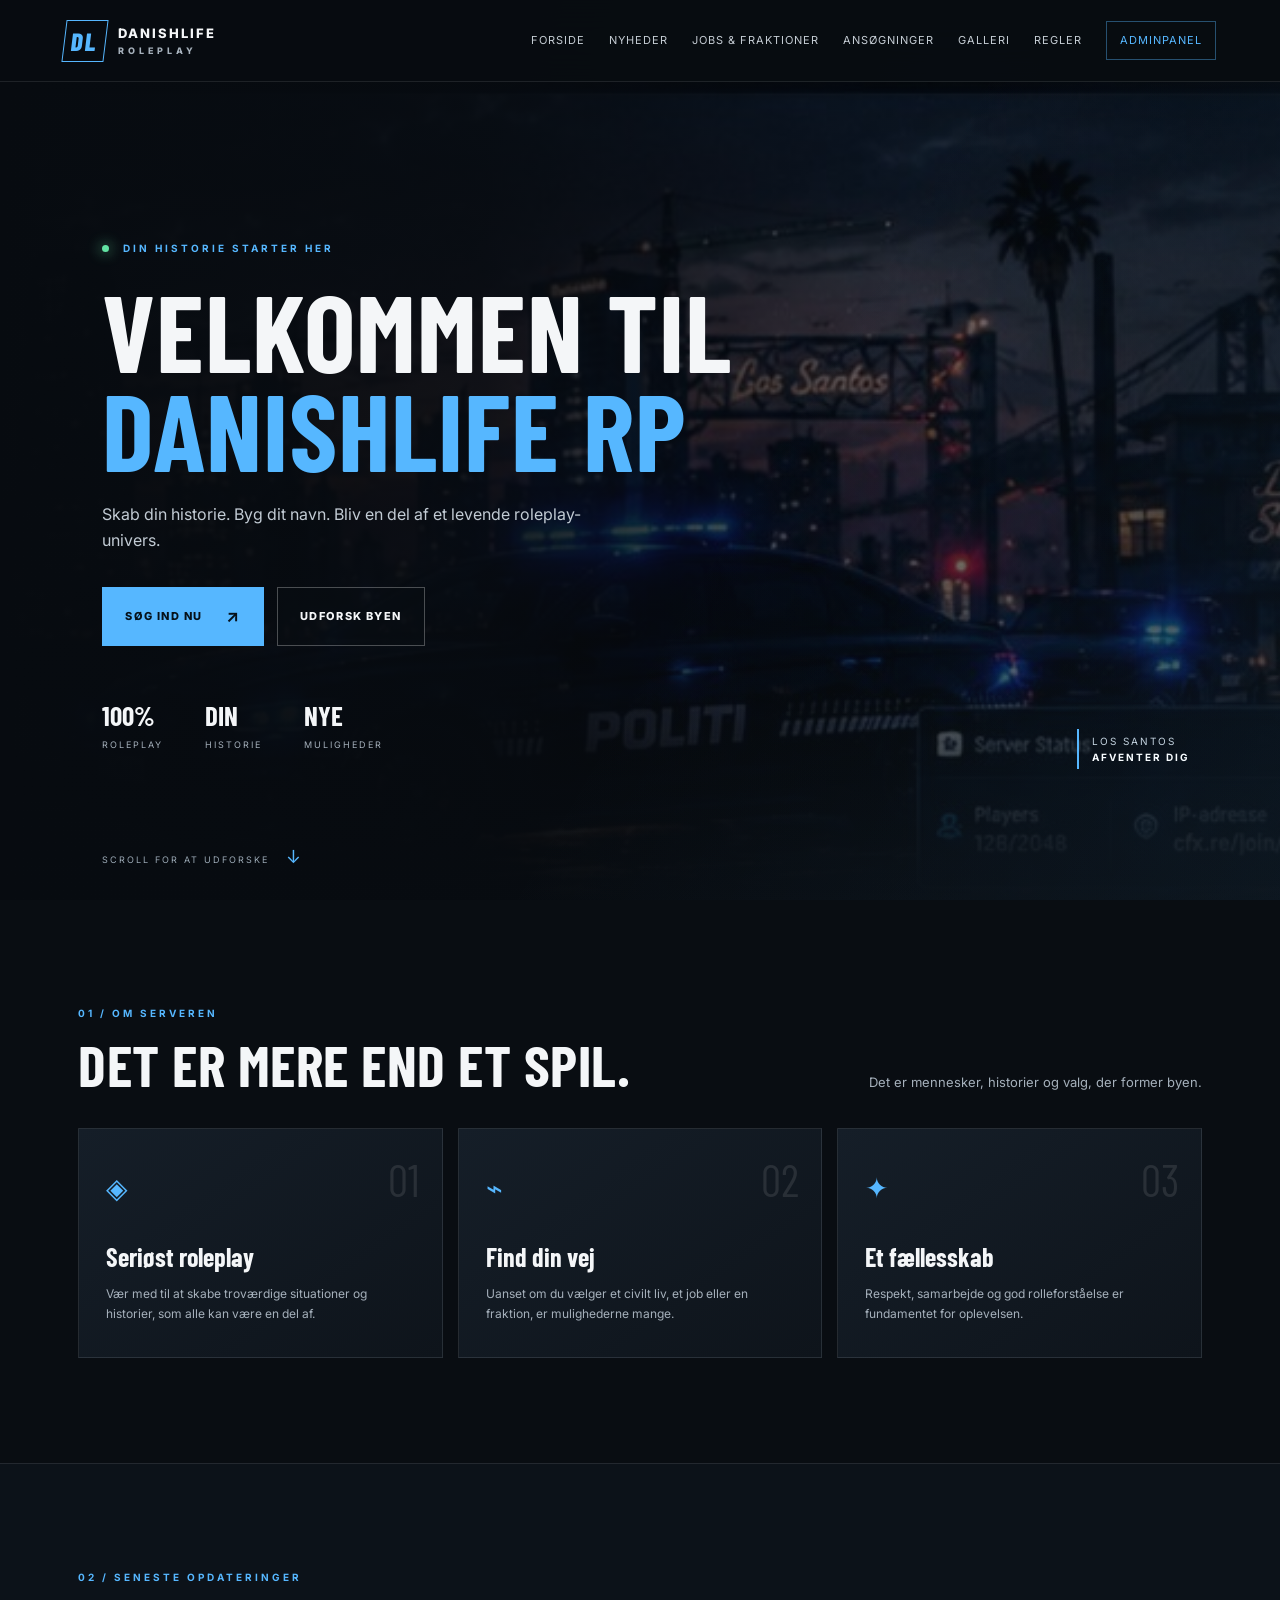
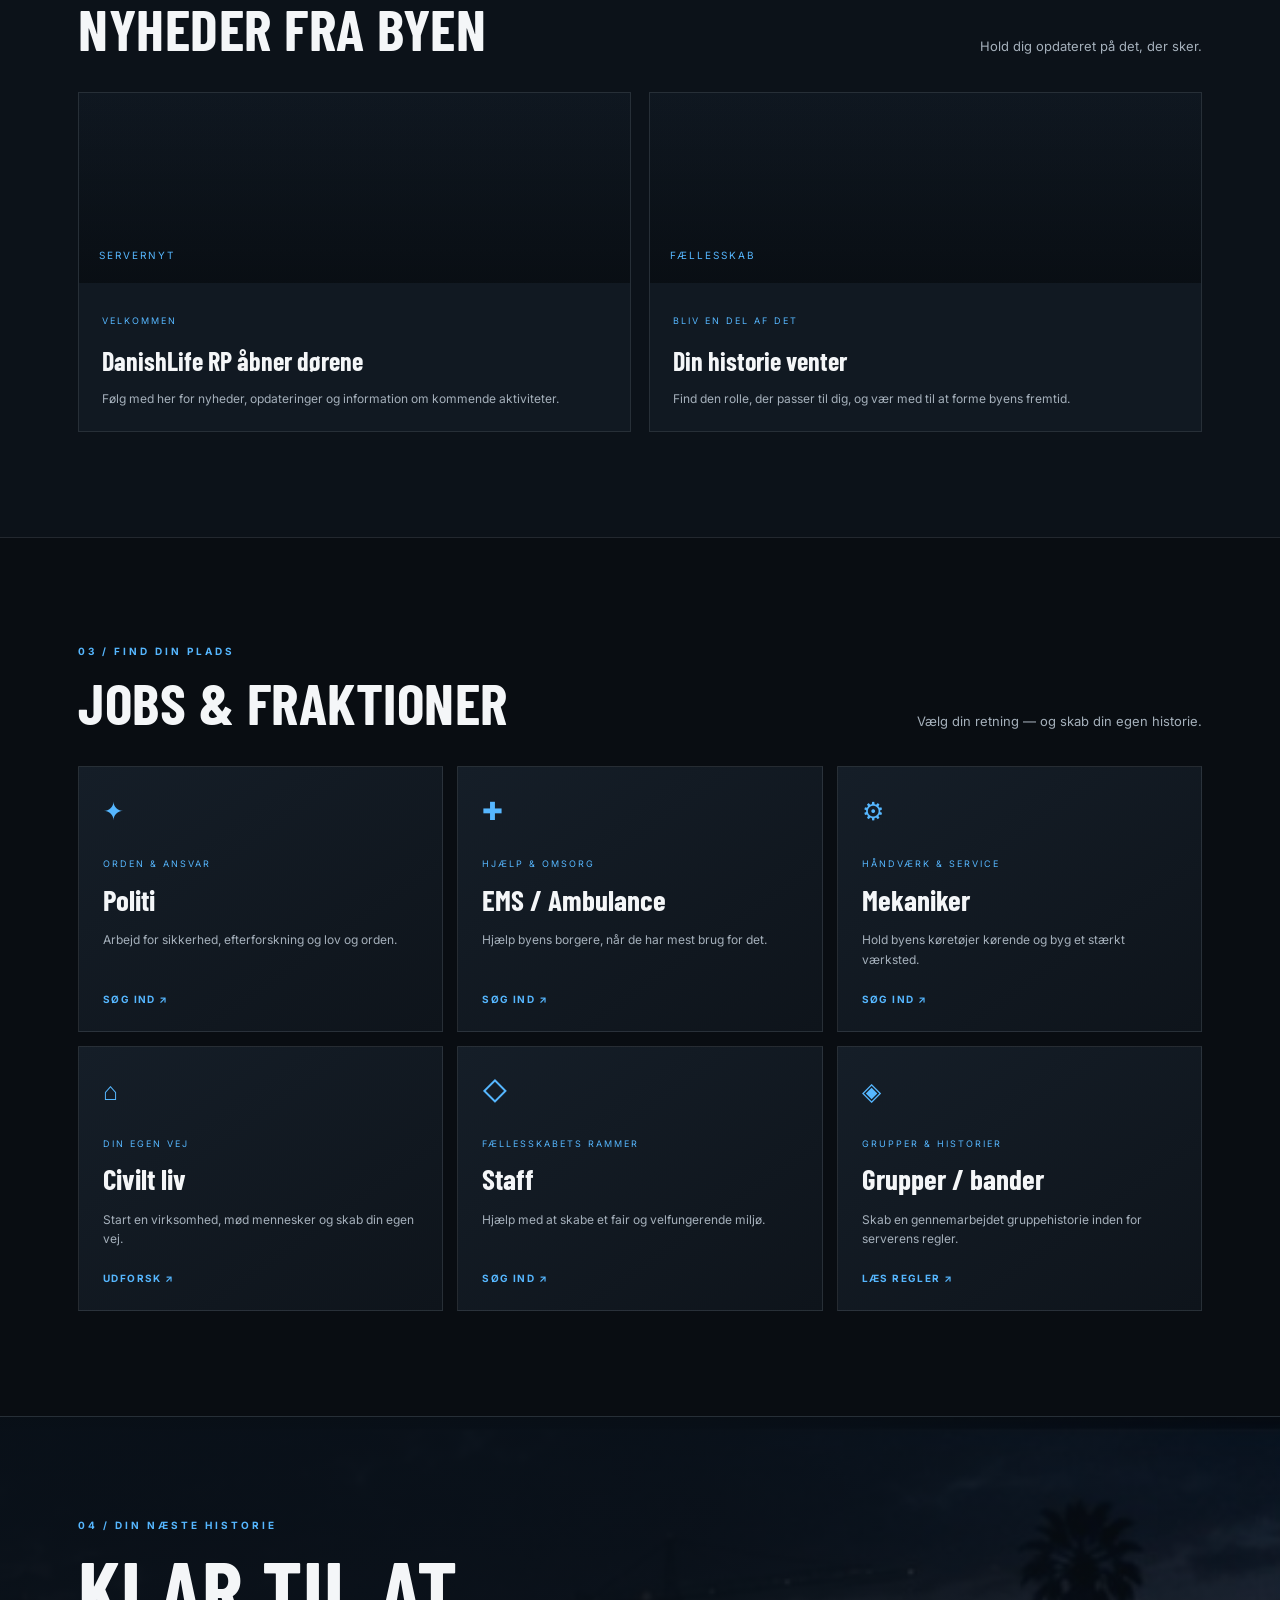
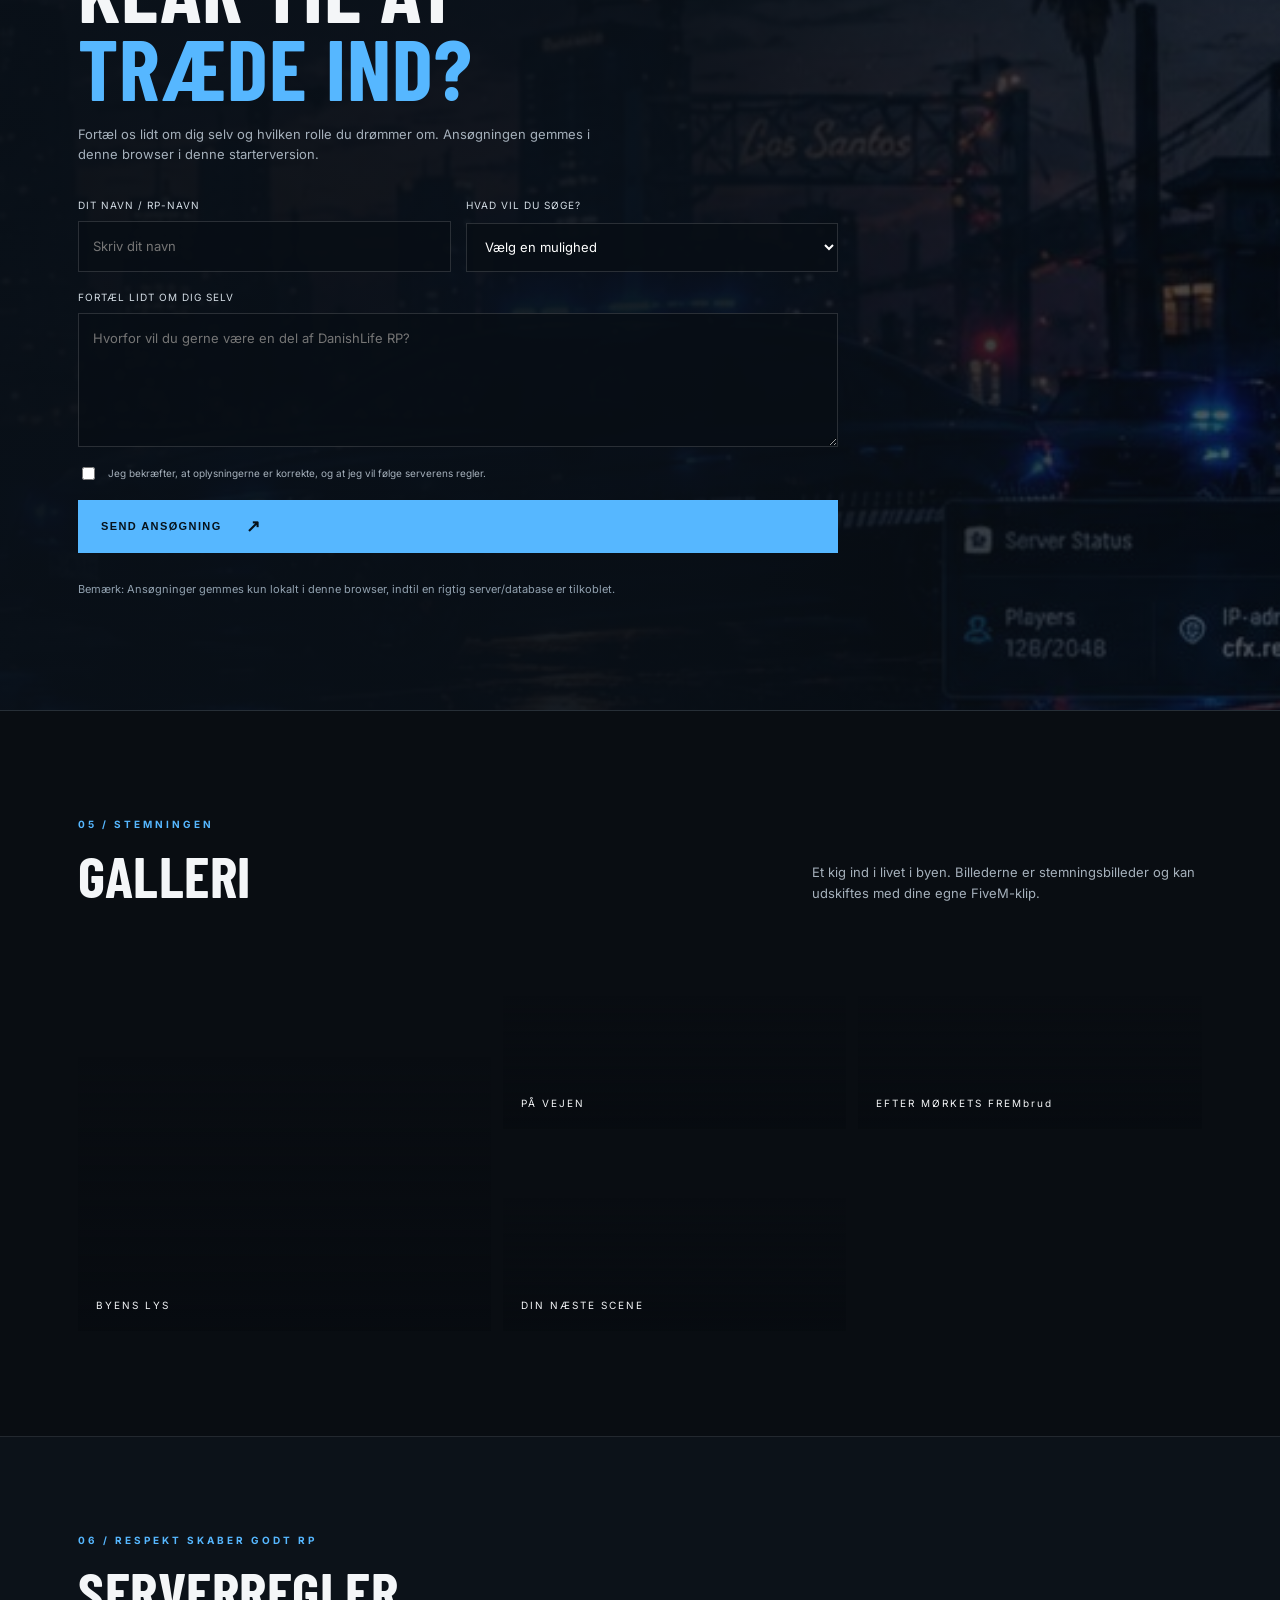
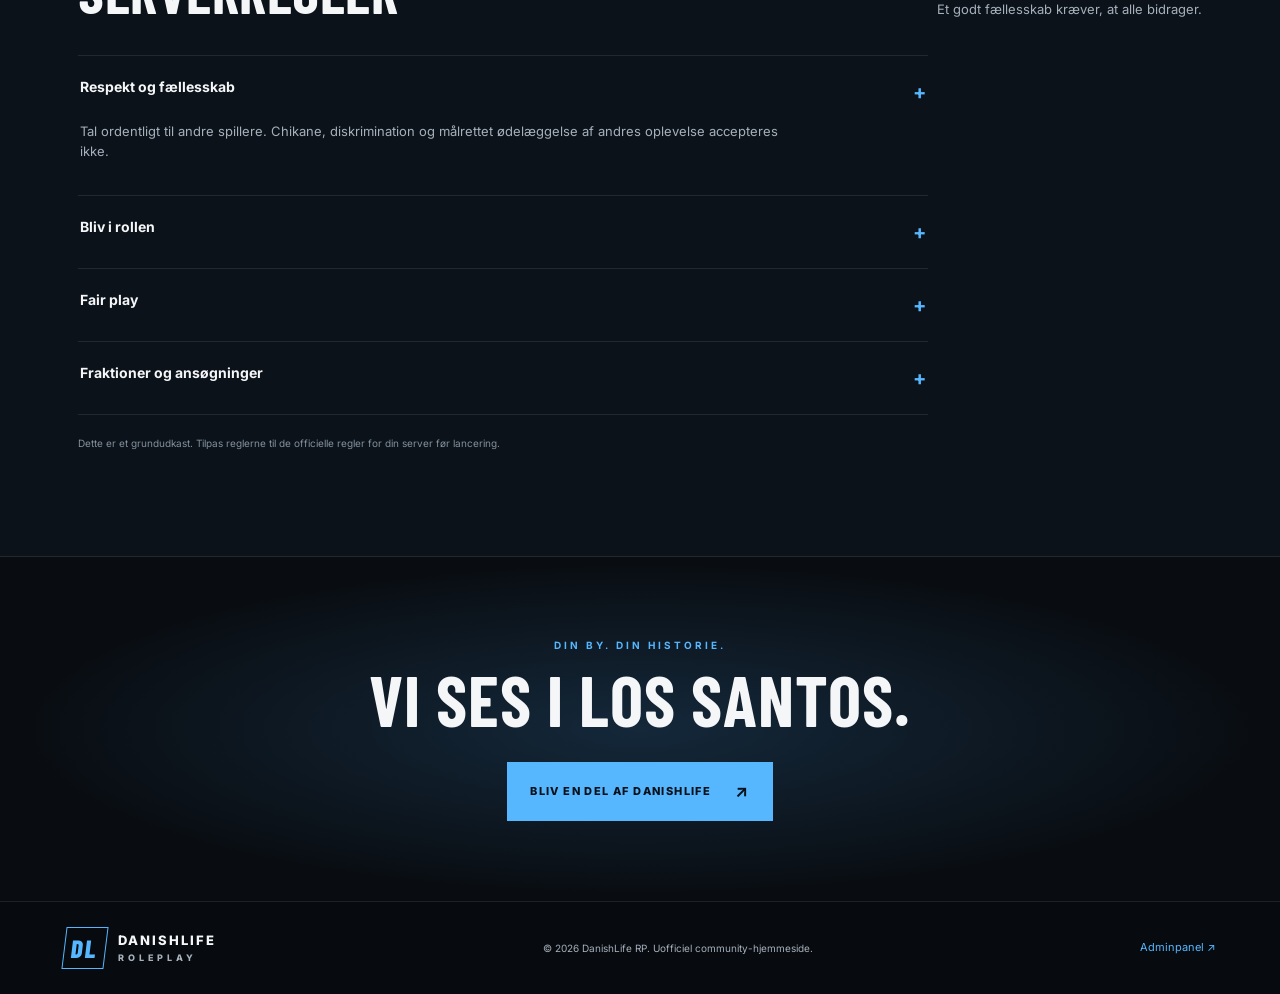
<file: index.html>
<!doctype html>
<html lang="da">
<head>
<meta charset="utf-8"><meta name="viewport" content="width=device-width, initial-scale=1">
<title>DanishLife RP | FiveM Roleplay</title>
<link rel="stylesheet" href="style.css">
</head>
<body>
<div class="overlay"></div>
<header class="topbar">
  <a class="brand" href="#home"><span class="brand-mark">DL</span><span>DANISHLIFE <small>ROLEPLAY</small></span></a>
  <button class="menu-toggle" id="menuToggle" aria-label="Åbn menu">☰</button>
  <nav id="nav">
    <a href="#home">Forside</a><a href="#news">Nyheder</a><a href="#jobs">Jobs & fraktioner</a><a href="#apply">Ansøgninger</a><a href="#gallery">Galleri</a><a href="#rules">Regler</a><a class="admin-link" href="admin.html">Adminpanel</a>
  </nav>
</header>
<main>
<section class="hero" id="home">
  <div class="hero-content">
    <p class="eyebrow"><span class="pulse"></span> DIN HISTORIE STARTER HER</p>
    <h1>VELKOMMEN TIL<br><span>DANISHLIFE RP</span></h1>
    <p class="lead">Skab din historie. Byg dit navn. Bliv en del af et levende roleplay-univers.</p>
    <div class="hero-actions"><a class="btn primary" href="#apply">SØG IND NU <b>↗</b></a><a class="btn ghost" href="#jobs">UDFORSK BYEN</a></div>
    <div class="hero-stats"><div><strong>100%</strong><small>ROLEPLAY</small></div><div><strong>DIN</strong><small>HISTORIE</small></div><div><strong>NYE</strong><small>MULIGHEDER</small></div></div>
  </div>
  <div class="hero-tag"><span class="tag-line"></span><span>LOS SANTOS<br><b>AFVENTER DIG</b></span></div>
  <div class="scroll-hint">SCROLL FOR AT UDFORSKE <span>↓</span></div>
</section>
<section class="section intro" id="about"><div class="section-kicker">01 / OM SERVEREN</div><div class="section-heading"><h2>DET ER MERE END ET SPIL.</h2><p>Det er mennesker, historier og valg, der former byen.</p></div><div class="intro-grid"><article class="feature-card"><span class="card-num">01</span><div class="feature-icon">◈</div><h3>Seriøst roleplay</h3><p>Vær med til at skabe troværdige situationer og historier, som alle kan være en del af.</p></article><article class="feature-card"><span class="card-num">02</span><div class="feature-icon">⌁</div><h3>Find din vej</h3><p>Uanset om du vælger et civilt liv, et job eller en fraktion, er mulighederne mange.</p></article><article class="feature-card"><span class="card-num">03</span><div class="feature-icon">✦</div><h3>Et fællesskab</h3><p>Respekt, samarbejde og god rolleforståelse er fundamentet for oplevelsen.</p></article></div></section>
<section class="section news-section" id="news"><div class="section-kicker">02 / SENESTE OPDATERINGER</div><div class="section-heading"><h2>NYHEDER FRA BYEN</h2><p>Hold dig opdateret på det, der sker.</p></div><div class="news-grid" id="newsGrid"><article class="news-card"><div class="news-image city-image"><span>SERVERNYT</span></div><div class="news-body"><small>VELKOMMEN</small><h3>DanishLife RP åbner dørene</h3><p>Følg med her for nyheder, opdateringer og information om kommende aktiviteter.</p></div></article><article class="news-card"><div class="news-image road-image"><span>FÆLLESSKAB</span></div><div class="news-body"><small>BLIV EN DEL AF DET</small><h3>Din historie venter</h3><p>Find den rolle, der passer til dig, og vær med til at forme byens fremtid.</p></div></article></div></section>
<section class="section jobs-section" id="jobs"><div class="section-kicker">03 / FIND DIN PLADS</div><div class="section-heading"><h2>JOBS & FRAKTIONER</h2><p>Vælg din retning — og skab din egen historie.</p></div><div class="jobs-grid"><article class="job-card police"><div class="job-symbol">✦</div><div><small>ORDEN & ANSVAR</small><h3>Politi</h3><p>Arbejd for sikkerhed, efterforskning og lov og orden.</p></div><a href="#apply">SØG IND ↗</a></article><article class="job-card ems"><div class="job-symbol">✚</div><div><small>HJÆLP & OMSORG</small><h3>EMS / Ambulance</h3><p>Hjælp byens borgere, når de har mest brug for det.</p></div><a href="#apply">SØG IND ↗</a></article><article class="job-card mechanic"><div class="job-symbol">⚙</div><div><small>HÅNDVÆRK & SERVICE</small><h3>Mekaniker</h3><p>Hold byens køretøjer kørende og byg et stærkt værksted.</p></div><a href="#apply">SØG IND ↗</a></article><article class="job-card civilian"><div class="job-symbol">⌂</div><div><small>DIN EGEN VEJ</small><h3>Civilt liv</h3><p>Start en virksomhed, mød mennesker og skab din egen vej.</p></div><a href="#apply">UDFORSK ↗</a></article><article class="job-card staff"><div class="job-symbol">◇</div><div><small>FÆLLESSKABETS RAMMER</small><h3>Staff</h3><p>Hjælp med at skabe et fair og velfungerende miljø.</p></div><a href="#apply">SØG IND ↗</a></article><article class="job-card gang"><div class="job-symbol">◈</div><div><small>GRUPPER & HISTORIER</small><h3>Grupper / bander</h3><p>Skab en gennemarbejdet gruppehistorie inden for serverens regler.</p></div><a href="#apply">LÆS REGLER ↗</a></article></div></section>
<section class="apply-section" id="apply"><div class="apply-bg"></div><div class="apply-inner"><div class="section-kicker">04 / DIN NÆSTE HISTORIE</div><h2>KLAR TIL AT<br><span>TRÆDE IND?</span></h2><p>Fortæl os lidt om dig selv og hvilken rolle du drømmer om. Ansøgningen gemmes i denne browser i denne starterversion.</p><form id="applicationForm" class="application-form"><div class="form-row"><label>Dit navn / RP-navn<input name="name" required maxlength="80" placeholder="Skriv dit navn"></label><label>Hvad vil du søge?<select name="role" required><option value="">Vælg en mulighed</option><option>Politi</option><option>EMS / Ambulance</option><option>Mekaniker</option><option>Staff</option><option>Gruppe / bande</option><option>Civil / andet</option></select></label></div><label>Fortæl lidt om dig selv<textarea name="message" required minlength="20" maxlength="1500" rows="5" placeholder="Hvorfor vil du gerne være en del af DanishLife RP?"></textarea></label><label class="consent"><input type="checkbox" required> Jeg bekræfter, at oplysningerne er korrekte, og at jeg vil følge serverens regler.</label><button class="btn primary" type="submit">SEND ANSØGNING <b>↗</b></button><p class="form-note" id="formMessage" role="status">Bemærk: Ansøgninger gemmes kun lokalt i denne browser, indtil en rigtig server/database er tilkoblet.</p></form></div></section>
<section class="section gallery-section" id="gallery"><div class="section-kicker">05 / STEMNINGEN</div><div class="section-heading"><h2>GALLERI</h2><p>Et kig ind i livet i byen. Billederne er stemningsbilleder og kan udskiftes med dine egne FiveM-klip.</p></div><div class="gallery-grid"><div class="gallery-tile g1"><span>BYENS LYS</span></div><div class="gallery-tile g2"><span>PÅ VEJEN</span></div><div class="gallery-tile g3"><span>EFTER MØRKETS FREMbrud</span></div><div class="gallery-tile g4"><span>DIN NÆSTE SCENE</span></div></div></section>
<section class="rules-section" id="rules"><div class="section section-rules"><div class="section-kicker">06 / RESPEKT SKABER GODT RP</div><div class="section-heading"><h2>SERVERREGLER</h2><p>Et godt fællesskab kræver, at alle bidrager.</p></div><div class="rules-list"><details open><summary>Respekt og fællesskab <span>+</span></summary><p>Tal ordentligt til andre spillere. Chikane, diskrimination og målrettet ødelæggelse af andres oplevelse accepteres ikke.</p></details><details><summary>Bliv i rollen <span>+</span></summary><p>Hold dig til din rolle og situationen i spillet. Undgå metagaming, powergaming og handlinger, der ødelægger andres roleplay.</p></details><details><summary>Fair play <span>+</span></summary><p>Udnyt ikke fejl eller exploits. Følg staffens anvisninger, og brug de officielle kanaler til at klage eller rapportere problemer.</p></details><details><summary>Fraktioner og ansøgninger <span>+</span></summary><p>Følg fraktionens interne krav og serverens retningslinjer. En ansøgning er ikke automatisk en godkendelse.</p></details></div><p class="rule-note">Dette er et grundudkast. Tilpas reglerne til de officielle regler for din server før lancering.</p></div></section>
<section class="closing"><p class="eyebrow">DIN BY. DIN HISTORIE.</p><h2>VI SES I LOS SANTOS.</h2><a class="btn primary" href="#apply">BLIV EN DEL AF DANISHLIFE <b>↗</b></a></section>
</main>
<footer><a class="brand" href="#home"><span class="brand-mark">DL</span><span>DANISHLIFE <small>ROLEPLAY</small></span></a><p>© <span id="year"></span> DanishLife RP. Uofficiel community-hjemmeside.</p><a href="admin.html">Adminpanel ↗</a></footer>
<script src="script.js"></script>
</body></html>
</file>
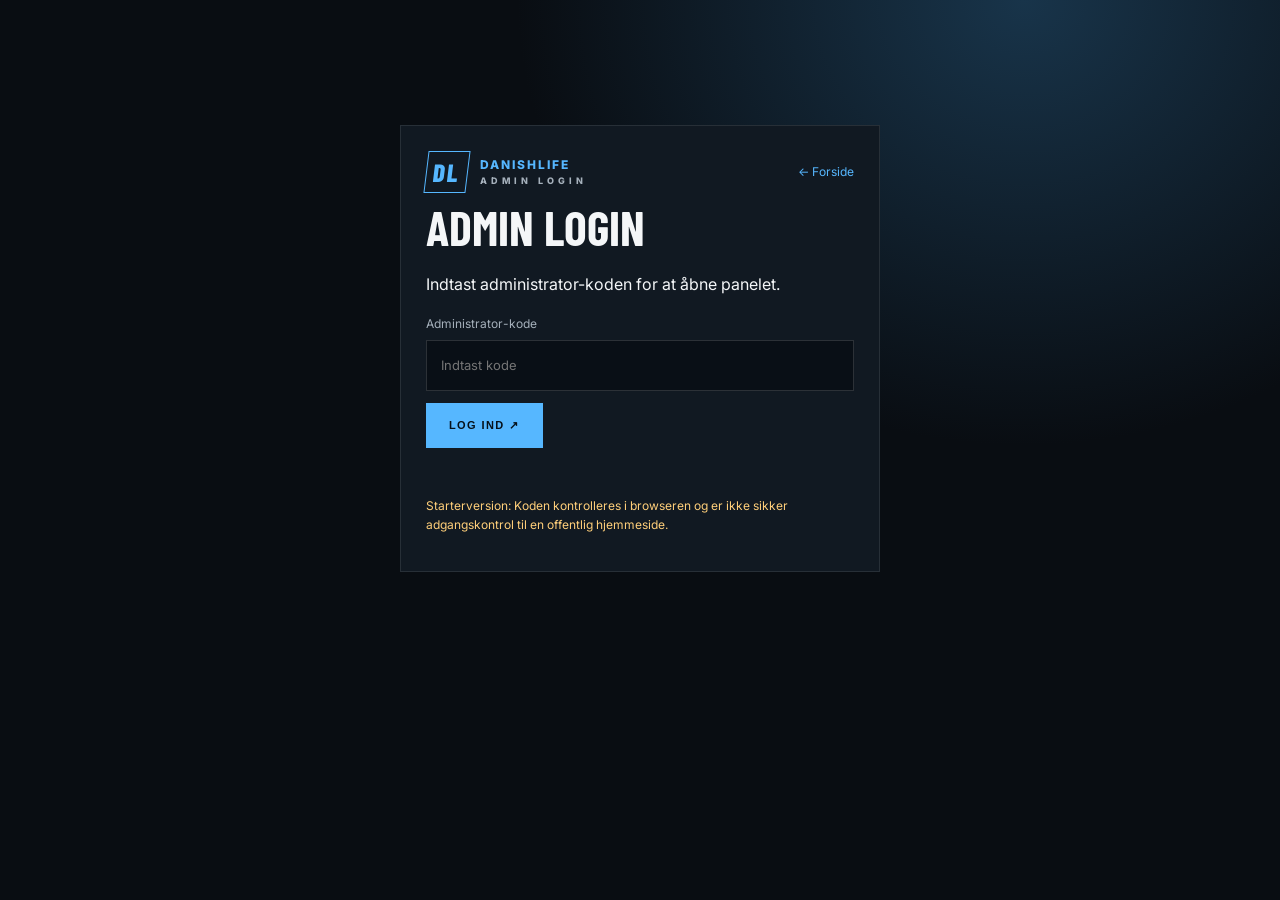
<file: admin.html>
<!doctype html><html lang="da"><head><meta charset="utf-8"><meta name="viewport" content="width=device-width,initial-scale=1"><title>Adminpanel | DanishLife RP</title><link rel="stylesheet" href="style.css"></head><body class="admin-page"><div class="admin-wrap"><section id="loginGate" class="admin-panel" style="max-width:480px;margin:70px auto"><div class="admin-top"><a class="brand" href="index.html"><span class="brand-mark">DL</span><span>DANISHLIFE <small>ADMIN LOGIN</small></span></a><a href="index.html">← Forside</a></div><h1>ADMIN LOGIN</h1><p>Indtast administrator-koden for at åbne panelet.</p><form id="loginForm" class="admin-form"><label>Administrator-kode<input name="code" type="password" required autocomplete="current-password" placeholder="Indtast kode"></label><button class="btn primary" type="submit">LOG IND ↗</button><p id="loginMessage" class="admin-note" role="status"></p></form><p class="admin-note">Starterversion: Koden kontrolleres i browseren og er ikke sikker adgangskontrol til en offentlig hjemmeside.</p></section><div id="adminDashboard" hidden><div class="admin-top"><a class="brand" href="index.html"><span class="brand-mark">DL</span><span>DANISHLIFE <small>ADMINPANEL</small></span></a><a href="index.html">← Til hjemmesiden</a></div><p class="section-kicker" style="margin-top:42px">ADMINISTRATION / LOKAL STARTERVERSION</p><h1>ADMINPANEL</h1><p>Administrer testansøgninger og nyheder i den browser, hvor hjemmesiden kører.</p><div class="admin-panel"><h2>Ansøgninger</h2><p class="admin-note">Vigtigt: Dette panel er ikke beskyttet med rigtig server-login. Data ligger kun i browserens localStorage. Brug det ikke til følsomme eller rigtige ansøgerdata, før en backend/database er sat op.</p><div id="applications" class="admin-list"></div></div><div class="admin-panel"><h2>Opret nyhed</h2><form id="newsForm" class="admin-form"><label>Overskrift<input name="title" required maxlength="100" placeholder="Fx Velkommen til byen"></label><label>Dato / kategori<input name="date" maxlength="50" placeholder="SERVERNYT"></label><label>Tekst<textarea name="body" required maxlength="1000" rows="4" placeholder="Skriv nyheden her..."></textarea></label><button class="btn primary" type="submit">PUBLICÉR NYHED ↗</button></form><div id="newsAdmin" class="admin-list"></div></div><div class="admin-panel"><h2>Skift baggrund</h2><p>Forsidens baggrund ligger i <code>style.css</code> i linjen med <code>.hero</code>. Udskift billedets URL med et billede, du har rettigheder til at bruge. Eksterne billeder kræver internetforbindelse.</p><p><a class="btn ghost" href="index.html#gallery">SE GALLERIET ↗</a></p></div></div></div><script src="admin.js"></script></body></html>
</file>
<file: style.css>
@import url('https://fonts.googleapis.com/css2?family=Barlow+Condensed:wght@500;600;700;800;900&family=Inter:wght@400;500;600;700&display=swap');
:root{--bg:#090d12;--panel:#111820;--panel2:#151e28;--text:#f4f6f8;--muted:#a5b0bb;--blue:#56b7ff;--line:#ffffff18;--max:1180px}*{box-sizing:border-box}html{scroll-behavior:smooth;scroll-padding-top:90px}body{margin:0;background:var(--bg);color:var(--text);font-family:Inter,Arial,sans-serif;line-height:1.6}a{color:inherit;text-decoration:none}.overlay{position:fixed;inset:0;pointer-events:none;z-index:-1;background:radial-gradient(ellipse at 75% 10%,#1d3c5438,transparent 40%),linear-gradient(#090d12,#0a1017)}.topbar{height:82px;padding:0 max(5vw,24px);display:flex;align-items:center;justify-content:space-between;gap:28px;position:sticky;top:0;z-index:20;background:#080c11eF;border-bottom:1px solid var(--line);backdrop-filter:blur(18px)}.brand{display:flex;align-items:center;gap:12px;font-weight:800;letter-spacing:2px;font-size:13px}.brand small{display:block;color:var(--muted);font-size:9px;letter-spacing:4px}.brand-mark{display:grid;place-items:center;width:42px;height:42px;border:1px solid var(--blue);color:var(--blue);font-family:'Barlow Condensed';font-size:25px;font-weight:800;transform:skew(-7deg)}nav{display:flex;gap:24px;align-items:center}nav a{font-size:11px;letter-spacing:1px;text-transform:uppercase;color:#c5cdd4;transition:.2s}nav a:hover,footer>a:hover{color:var(--blue)}nav .admin-link{border:1px solid #56b7ff66;padding:10px 13px;color:var(--blue)}.menu-toggle{display:none;background:none;color:white;border:1px solid var(--line);padding:8px 12px;font-size:20px}.hero{min-height:calc(100vh - 82px);position:relative;display:flex;align-items:center;padding:100px max(8vw,30px);overflow:hidden;background:linear-gradient(90deg,#070b10 0%,#070b10e8 38%,#070b1070 70%,#070b1099),linear-gradient(0deg,#090d12 0%,transparent 30%),url('images/hero-background.jpg') center 48%/cover}.hero:after{content:"";position:absolute;inset:0;background:linear-gradient(120deg,transparent 55%,#56b7ff10);pointer-events:none}.hero-content{max-width:780px;position:relative;z-index:1}.eyebrow,.section-kicker{font-size:10px;letter-spacing:3px;font-weight:700;color:var(--blue)}.pulse{display:inline-block;width:7px;height:7px;border-radius:50%;background:#62e3a3;box-shadow:0 0 14px #62e3a3;margin-right:9px}.hero h1,.apply-inner h2,.closing h2{font-family:'Barlow Condensed',Impact,sans-serif;font-size:clamp(56px,8.5vw,112px);line-height:.91;letter-spacing:1px;margin:24px 0}.hero h1 span,.apply-inner h2 span{color:var(--blue)}.lead{max-width:510px;color:#c2cbd4;font-size:16px}.hero-actions{display:flex;gap:13px;flex-wrap:wrap;margin:34px 0 48px}.btn{display:inline-flex;align-items:center;gap:24px;padding:15px 22px;font-size:11px;font-weight:800;letter-spacing:1.4px;border:1px solid transparent;cursor:pointer;transition:.2s}.btn b{font-size:17px}.primary{background:var(--blue);color:#06111a}.primary:hover{background:#9bd8ff;transform:translateY(-2px)}.ghost{border-color:#ffffff45;background:#080d1266}.ghost:hover{border-color:var(--blue);color:var(--blue)}.hero-stats{display:flex;gap:42px}.hero-stats div{display:flex;flex-direction:column}.hero-stats strong{font-family:'Barlow Condensed';font-size:27px}.hero-stats small{font-size:9px;color:var(--muted);letter-spacing:2px}.hero-tag{position:absolute;right:7%;bottom:16%;display:flex;align-items:center;gap:13px;font-size:10px;letter-spacing:2px;color:#c9d5df}.hero-tag b{color:white}.tag-line{height:40px;width:2px;background:var(--blue)}.scroll-hint{position:absolute;bottom:28px;left:8%;font-size:9px;letter-spacing:2px;color:#9caab6}.scroll-hint span{color:var(--blue);margin-left:12px;font-size:18px}.section{max-width:var(--max);margin:auto;padding:105px 28px}.section-heading{display:flex;align-items:end;justify-content:space-between;gap:20px;margin:14px 0 35px}.section-heading h2{font-family:'Barlow Condensed';font-size:clamp(36px,5vw,58px);line-height:1;margin:0;letter-spacing:.5px}.section-heading p{max-width:390px;color:var(--muted);font-size:13px;margin:0}.intro-grid{display:grid;grid-template-columns:repeat(3,1fr);gap:15px}.feature-card{position:relative;min-height:230px;background:linear-gradient(145deg,#151e28,#0e141b);border:1px solid var(--line);padding:27px;overflow:hidden}.card-num{position:absolute;right:22px;top:14px;color:#ffffff1a;font-family:'Barlow Condensed';font-size:45px}.feature-icon{font-size:28px;color:var(--blue);margin:10px 0 25px}.feature-card h3,.news-body h3,.job-card h3{font-family:'Barlow Condensed';font-size:26px;margin:0 0 7px}.feature-card p,.news-body p,.job-card p{font-size:12px;color:var(--muted);margin:0}.news-section{max-width:none;background:#0c1219;border-block:1px solid var(--line);padding-inline:max(calc((100vw - var(--max))/2 + 28px),28px)}.news-grid{display:grid;grid-template-columns:repeat(2,1fr);gap:18px}.news-card{background:#111922;border:1px solid var(--line)}.news-image{height:190px;background-size:cover;background-position:center;display:flex;align-items:flex-end;padding:20px;position:relative}.news-image:after{content:"";position:absolute;inset:0;background:linear-gradient(0deg,#080d12dd,transparent)}.news-image span{position:relative;z-index:1;font-size:10px;letter-spacing:2px;color:var(--blue)}.city-image{background-image:linear-gradient(#08101a33,#08101a33),url('https://images.unsplash.com/photo-1519501025264-65ba15a82390?auto=format&fit=crop&w=1200&q=80')}.road-image{background-image:linear-gradient(#08101a33,#08101a33),url('https://images.unsplash.com/photo-1519608487953-e999c86e7455?auto=format&fit=crop&w=1200&q=80')}.news-body{padding:23px}.news-body small,.job-card small{font-size:9px;letter-spacing:2px;color:var(--blue)}.news-body h3{margin:8px 0}.jobs-grid{display:grid;grid-template-columns:repeat(3,1fr);gap:14px}.job-card{padding:24px;background:linear-gradient(145deg,#151e28,#0e141b);border:1px solid var(--line);min-height:230px;display:flex;flex-direction:column;align-items:flex-start}.job-symbol{font-size:25px;color:var(--blue);margin-bottom:18px}.job-card h3{font-size:29px;margin:2px 0 7px}.job-card a{margin-top:auto;padding-top:22px;font-size:10px;letter-spacing:1.4px;color:var(--blue);font-weight:700}.job-card a:hover{color:white}.apply-section{position:relative;overflow:hidden;background:#101922;border-block:1px solid var(--line)}.apply-bg{position:absolute;inset:0;background:linear-gradient(90deg,#091018f5,#091018e8 55%,#09101888),url('images/hero-background.jpg') center/cover}.apply-inner{position:relative;max-width:var(--max);margin:auto;padding:100px 28px}.apply-inner h2{font-size:clamp(54px,7vw,86px);margin:17px 0}.apply-inner>p{max-width:550px;color:var(--muted);font-size:13px}.application-form{max-width:760px;margin-top:32px;display:grid;gap:17px}.form-row{display:grid;grid-template-columns:1fr 1fr;gap:15px}.application-form label{display:grid;gap:8px;font-size:10px;letter-spacing:1px;text-transform:uppercase;color:#d3dce4}.application-form input:not([type=checkbox]),.application-form select,.application-form textarea,.admin-form input,.admin-form textarea,.admin-form select{width:100%;padding:14px;background:#080e15d9;border:1px solid #ffffff24;color:white;font:inherit;font-size:13px;outline:none}.application-form input:focus,.application-form select:focus,.application-form textarea:focus{border-color:var(--blue)}.application-form select option{background:#0c1219}.application-form textarea{resize:vertical}.application-form .consent{display:flex;align-items:center;gap:10px;text-transform:none;letter-spacing:0;color:var(--muted)}.form-note{font-size:11px!important;color:#91a1af!important}.gallery-grid{display:grid;grid-template-columns:1.2fr 1fr 1fr;grid-template-rows:190px 190px;gap:12px}.gallery-tile{position:relative;background-size:cover;background-position:center;overflow:hidden;display:flex;align-items:flex-end;padding:18px}.gallery-tile:after{content:"";position:absolute;inset:0;background:linear-gradient(0deg,#070b10d9,transparent 70%)}.gallery-tile span{position:relative;z-index:1;font-size:10px;letter-spacing:2px}.g1{grid-row:span 2;background-image:url('https://images.unsplash.com/photo-1519501025264-65ba15a82390?auto=format&fit=crop&w=1000&q=85')}.g2{background-image:url('https://images.unsplash.com/photo-1519608487953-e999c86e7455?auto=format&fit=crop&w=800&q=85')}.g3{background-image:url('https://images.unsplash.com/photo-1514565131-fce0801e5785?auto=format&fit=crop&w=800&q=85')}.g4{background-image:url('https://images.unsplash.com/photo-1449824913935-59a10b8d2000?auto=format&fit=crop&w=800&q=85')}.rules-section{background:#0c1219;border-block:1px solid var(--line)}.section-rules{padding-top:95px;padding-bottom:95px}.rules-list{max-width:850px;border-top:1px solid var(--line)}.rules-list details{border-bottom:1px solid var(--line);padding:20px 2px}.rules-list summary{cursor:pointer;list-style:none;font-weight:700;font-size:14px;display:flex;justify-content:space-between}.rules-list summary::-webkit-details-marker{display:none}.rules-list summary span{font-size:20px;color:var(--blue)}.rules-list details p{color:var(--muted);font-size:13px;max-width:700px}.rule-note{font-size:10px;color:#82909d;margin-top:20px}.closing{text-align:center;padding:80px 24px;background:radial-gradient(ellipse at center,#14283a,#090d12 68%)}.closing h2{font-size:clamp(42px,6vw,70px);margin:15px 0 30px}.closing .eyebrow{margin:0}footer{display:flex;align-items:center;justify-content:space-between;gap:20px;padding:25px max(5vw,24px);border-top:1px solid var(--line);background:#070a0e}footer p{font-size:10px;color:var(--muted)}footer>a:last-child{font-size:11px;color:var(--blue)}.admin-page{min-height:100vh;background:radial-gradient(ellipse at 80% 0%,#18344a 0,transparent 35%),var(--bg)}.admin-wrap{max-width:1000px;margin:auto;padding:55px 22px}.admin-wrap h1{font:700 48px 'Barlow Condensed';margin:5px 0}.admin-wrap>p{color:var(--muted)}.admin-panel{margin-top:30px;background:#111922;border:1px solid var(--line);padding:25px}.admin-panel h2{font:600 27px 'Barlow Condensed'}.admin-form{display:grid;gap:12px}.admin-form label{display:grid;gap:7px;color:var(--muted);font-size:12px}.admin-form .btn{justify-self:start}.admin-note{font-size:12px;color:#ffcf7a}.admin-list{display:grid;gap:12px;margin-top:18px}.admin-item{border:1px solid var(--line);padding:17px;background:#0a1118}.admin-item h3{margin:0 0 6px}.admin-item p{white-space:pre-wrap;color:var(--muted);font-size:13px}.admin-item button{background:transparent;border:1px solid #ffffff3b;color:#fff;padding:7px 10px;cursor:pointer;margin:5px 7px 0 0}.admin-item button:hover{border-color:var(--blue)}.admin-top{display:flex;justify-content:space-between;align-items:center;gap:15px}.admin-top a{color:var(--blue);font-size:12px}@media(max-width:900px){nav{gap:12px}nav a{font-size:9px}.hero{padding-inline:6vw}.jobs-grid{grid-template-columns:repeat(2,1fr)}}@media(max-width:700px){.topbar{height:70px}.menu-toggle{display:block}nav{display:none;position:absolute;top:69px;left:0;right:0;background:#080c11;padding:18px 24px 25px;align-items:stretch;flex-direction:column;border-bottom:1px solid var(--line)}nav.open{display:flex}nav a{font-size:11px;padding:8px}.hero{min-height:calc(100vh - 70px);padding:85px 25px 90px;background-position:60% center}.hero h1{font-size:clamp(52px,15vw,84px)}.hero-tag{display:none}.hero-stats{gap:24px}.section{padding:75px 22px}.section-heading{display:block}.section-heading p{margin-top:13px}.intro-grid,.news-grid,.jobs-grid{grid-template-columns:1fr}.feature-card{min-height:200px}.news-image{height:170px}.apply-inner{padding:75px 22px}.form-row{grid-template-columns:1fr}.gallery-grid{grid-template-columns:1fr 1fr;grid-template-rows:180px 150px 150px}.g1{grid-row:auto;grid-column:span 2}.closing{padding:65px 20px}footer{flex-wrap:wrap}footer p{order:3;width:100%}}
</file>
